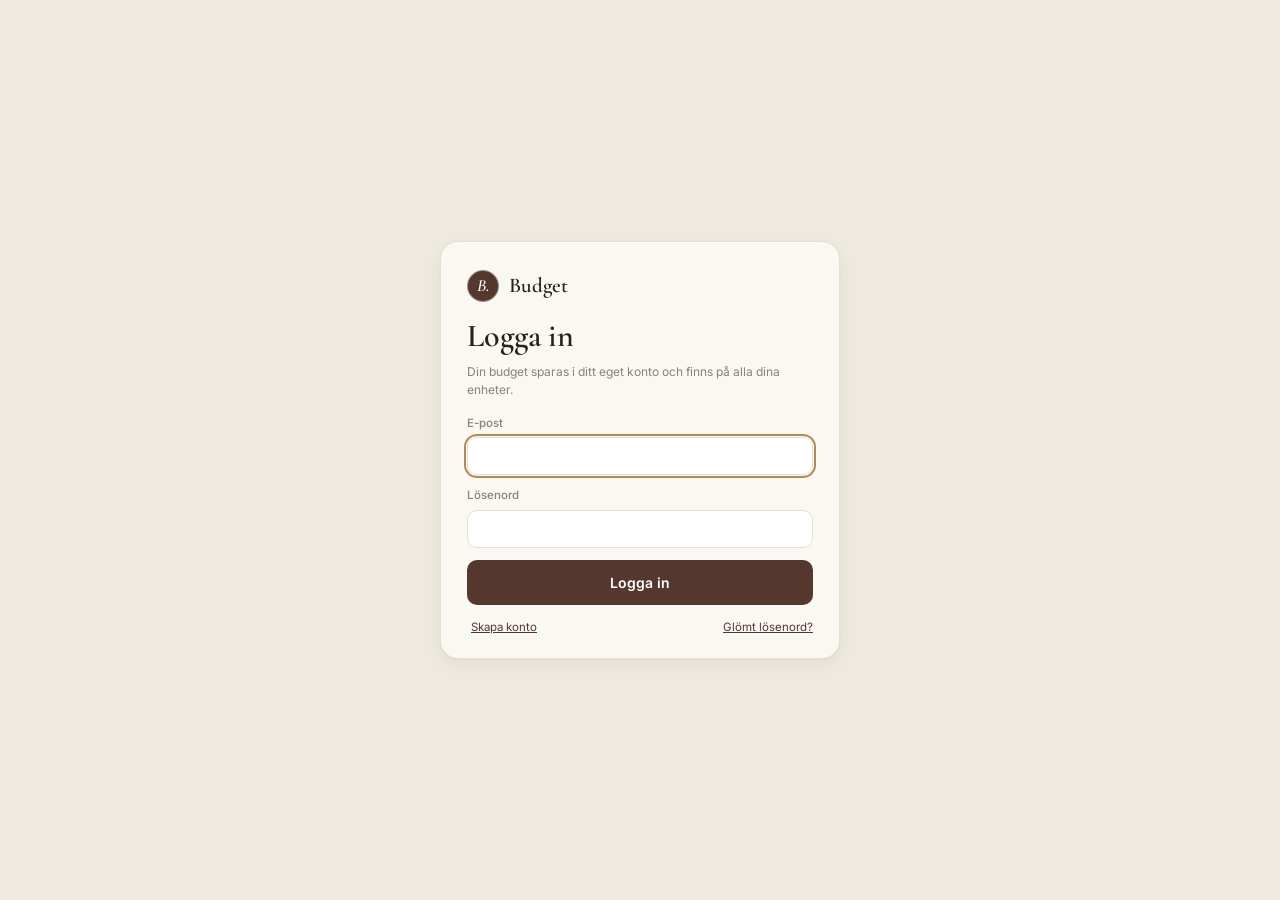
<file: index.html>
<!DOCTYPE html>
<html lang="sv">
<head>
  <meta charset="UTF-8">
  <meta name="viewport" content="width=device-width, initial-scale=1">
  <meta name="theme-color" content="#3b251d">
  <title>Budget</title>
  <link rel="manifest" href="manifest.json">
  <link rel="icon" href="icon.svg" type="image/svg+xml">
  <link rel="apple-touch-icon" href="icon.svg">
  <link rel="preconnect" href="https://fonts.googleapis.com">
  <link rel="preconnect" href="https://fonts.gstatic.com" crossorigin>
  <link href="https://fonts.googleapis.com/css2?family=Cormorant+Garamond:wght@500;600;700&family=Inter:wght@400;500;600;700&display=swap" rel="stylesheet">
  <link rel="stylesheet" href="style.css">
  <link rel="stylesheet" href="css/pages-a.css">
  <link rel="stylesheet" href="css/pages-b.css">
  <link rel="stylesheet" href="css/pages-c.css">
</head>
<body class="auth-wait">
  <div class="app">
    <aside class="sidebar" id="sidebar">
      <div class="brand">
        <span class="brand-mark">B.</span>
        <span class="brand-name">Budget</span>
      </div>
      <nav class="nav" id="nav" aria-label="Huvudmeny"></nav>
      <div class="local-box" id="syncBox">
        <p class="local-title">Lokalt först</p>
        <p class="sync-text">Logga in så sparas allt automatiskt i molnet.</p>
        <p class="local-status" aria-live="polite">● Inte inloggad</p>
        <button type="button" class="sync-btn">Logga in</button>
      </div>
      <p class="app-version" id="appVersion"></p>
    </aside>
    <div class="scrim" id="scrim"></div>

    <div class="content">
      <header class="topbar">
        <button class="menu-btn" id="menuBtn" aria-label="Öppna meny" aria-controls="sidebar" aria-expanded="false">
          <svg viewBox="0 0 24 24" width="22" height="22" aria-hidden="true"><path d="M4 7h16M4 12h16M4 17h16" stroke="currentColor" stroke-width="2" stroke-linecap="round"/></svg>
        </button>
        <span class="brand-name">Budget</span>
      </header>
      <main id="page" class="page"></main>
    </div>
  </div>
  <dialog id="dialog" class="dialog"></dialog>
  <div class="tooltip" id="tooltip" role="tooltip" hidden></div>

  <script src="js/version.js"></script>
  <script src="js/select.js"></script>
  <script src="js/monthpicker.js"></script>
  <script src="js/datepicker.js"></script>
  <script src="js/stepper.js"></script>
  <script src="js/calcinput.js"></script>
  <script src="js/vendor/supabase.js"></script>
  <script src="js/core.js"></script>
  <script src="js/sync.js"></script>
  <!-- Sidorna registreras i menyordning (sidor med samma grupp blir flikar) -->
  <script src="js/pages/dashboard.js"></script>
  <script src="js/pages/reports.js"></script>
  <script src="js/pages/transactions.js"></script>
  <script src="js/pages/monthly.js"></script>
  <script src="js/pages/annual.js"></script>
  <script src="js/pages/bills.js"></script>
  <script src="js/pages/savings.js"></script>
  <script src="js/pages/debts.js"></script>
  <script src="js/pages/accounts.js"></script>
  <script src="js/pages/setup.js"></script>
  <script>App.start(); App.sync.init();</script>
</body>
</html>
</file>
<file: style.css>
/* ============================================================
   Budget – gemensam design. Sidspecifik CSS ligger i css/.
   ============================================================ */
:root {
  --sidebar: #3b251d;
  --sidebar-active: #6b4a36;
  --sidebar-text: #e9dfd3;
  --sidebar-text-2: #bba897;
  --bg: #eeeae0;
  --card: #f9f8f3;
  --card-border: #e6e0d4;
  --tan: #e2d7c1;
  --tan-2: #ece4d4;
  --banner: #ddd0b0;
  --dark: #54382d;
  --caramel: #b08a5a;
  --rose: #a5685a;
  --muted: #8b8178;
  --text: #2b211c;
  --table-head: #7f6348;
  --track: #ebe4d7;
  --plot-bg: #f3ebe4;
  --danger: #a33b2b;
  --white: #fff;

  --serif: "Cormorant Garamond", Georgia, serif;
  --sans: "Inter", system-ui, -apple-system, "Segoe UI", sans-serif;
  --radius: 14px;
  --shadow: 0 1px 2px rgba(59, 37, 29, 0.05), 0 6px 18px rgba(59, 37, 29, 0.05);
}

* { box-sizing: border-box; }
html { -webkit-text-size-adjust: 100%; }
body {
  margin: 0;
  background: var(--bg);
  color: var(--text);
  font-family: var(--sans);
  font-size: 13px;
  line-height: 1.5;
  -webkit-font-smoothing: antialiased;
  font-variant-numeric: lining-nums;
}
h1, h2, h3, p { margin: 0; }
button, input, select, textarea { font: inherit; color: inherit; }
.sr-only { position: absolute; width: 1px; height: 1px; overflow: hidden; clip: rect(0 0 0 0); white-space: nowrap; }
.icon { width: 16px; height: 16px; flex-shrink: 0; }

/* ---------- Layout ---------- */
.app { display: flex; min-height: 100vh; }

.sidebar {
  width: 220px;
  flex-shrink: 0;
  background: var(--sidebar);
  color: var(--sidebar-text);
  padding: 22px 12px;
  display: flex;
  flex-direction: column;
  gap: 18px;
  position: sticky;
  top: 0;
  height: 100vh;
  overflow-y: auto;
}
.brand { display: flex; align-items: center; gap: 10px; padding: 0 8px; }
.brand-mark {
  width: 32px; height: 32px; border-radius: 50%;
  border: 1px solid rgba(233, 223, 211, 0.5);
  display: grid; place-items: center;
  font-family: var(--serif); font-size: 17px; font-style: italic; font-weight: 600;
}
.brand-name { font-family: var(--serif); font-size: 21px; font-weight: 600; }

.nav { display: flex; flex-direction: column; gap: 1px; }
.nav a {
  display: flex; align-items: center; gap: 10px;
  padding: 7px 10px; border-radius: 9px;
  color: var(--sidebar-text); text-decoration: none; font-size: 13px;
}
.nav a .icon { width: 15px; height: 15px; opacity: 0.75; }
.nav a:hover { background: rgba(255, 255, 255, 0.06); }
.nav a[aria-current="page"] { background: var(--sidebar-active); font-weight: 500; }
.app-version { margin: -8px 0 0; text-align: center; font-size: 11px; color: var(--sidebar-text-2); letter-spacing: 0.04em; }
.nav a:focus-visible { outline: 2px solid var(--sidebar-text); outline-offset: 1px; }

.local-box {
  margin-top: auto;
  border: 1px solid rgba(233, 223, 211, 0.2);
  border-radius: 10px;
  padding: 11px 13px;
  font-size: 11.5px;
  color: var(--sidebar-text-2);
}
.local-box p { margin-bottom: 5px; }
.local-title { text-transform: uppercase; letter-spacing: 0.14em; font-size: 10px; font-weight: 600; color: var(--sidebar-text); }
.local-status { margin: 0 !important; color: var(--sidebar-text); }
.local-box[data-status="synced"] .local-status { color: #a9c79a; }
.local-box[data-status="error"] .local-status, .local-box[data-status="offline"] .local-status { color: #e0a98f; }
.sync-btn {
  margin-top: 9px; width: 100%; padding: 6px 10px; border-radius: 8px; cursor: pointer;
  border: 1px solid rgba(233, 223, 211, 0.3); background: rgba(255, 255, 255, 0.06);
  color: var(--sidebar-text); font: inherit; font-size: 11.5px; font-weight: 500;
}
.sync-btn:hover { background: rgba(255, 255, 255, 0.12); }
.sync-btn:focus-visible { outline: 2px solid var(--sidebar-text); outline-offset: 1px; }

.content { flex: 1; min-width: 0; }
.topbar, .scrim { display: none; }
.page { max-width: 1040px; margin: 0 auto; padding: 34px 38px 56px; }
.page-body { display: flex; flex-direction: column; gap: 18px; }

/* Sidhuvud */
.page-top { display: flex; justify-content: space-between; align-items: flex-end; gap: 16px; flex-wrap: wrap; margin-bottom: 16px; }
.page-title { font-family: var(--serif); font-size: 34px; font-weight: 600; line-height: 1.1; }
.page-actions { display: flex; gap: 8px; align-items: center; flex-wrap: wrap; }
/* ---------- Egna listrutor (js/select.js) ---------- */
.csel { position: relative; display: block; width: 100%; min-width: 0; }
.csel-native { position: absolute; inset: 0; width: 100%; height: 100%; opacity: 0; pointer-events: none; }
.csel-btn {
  width: 100%; min-height: 38px; display: flex; align-items: center; justify-content: space-between; gap: 10px;
  background: var(--white); border: 1px solid var(--card-border); border-radius: 10px;
  padding: 8px 12px; font-weight: 600; font-size: 13px; color: var(--text); text-align: left; cursor: pointer;
  transition: border-color .15s, box-shadow .15s;
}
.csel-btn:hover { border-color: var(--caramel); }
.csel.is-open .csel-btn { border-color: var(--caramel); box-shadow: 0 0 0 3px rgba(176, 138, 90, 0.18); }
.csel-btn:disabled { opacity: .55; cursor: default; }
.csel-text { min-width: 0; overflow: hidden; text-overflow: ellipsis; white-space: nowrap; }
.csel-chev { flex-shrink: 0; color: var(--muted); transition: transform .15s; }
.csel.is-open .csel-chev { transform: rotate(180deg); color: var(--dark); }
.csel-pill { display: inline-block; width: auto; }
.csel-pill .csel-btn { background: var(--card); font-weight: 500; font-size: 12.5px; min-height: 0; padding: 8px 12px; }
.csel-pop {
  position: fixed; z-index: 1000; overflow-y: auto; overscroll-behavior: contain;
  max-width: min(360px, calc(100vw - 16px));
  background: var(--card); border: 1px solid var(--card-border); border-radius: 12px;
  box-shadow: 0 12px 32px rgba(59, 37, 29, 0.18), 0 2px 6px rgba(59, 37, 29, 0.08);
  padding: 6px; font-family: var(--sans); color: var(--text);
  animation: csel-in .12s ease-out;
}
@keyframes csel-in { from { opacity: 0; transform: translateY(-4px); } to { opacity: 1; transform: none; } }
.csel-opt {
  display: flex; align-items: center; justify-content: space-between; gap: 12px;
  padding: 8px 10px; border-radius: 8px; font-size: 13px; cursor: pointer; user-select: none;
}
.csel-opt.is-active { background: var(--tan-2); }
.csel-opt.is-selected { font-weight: 600; color: var(--dark); }
.csel-opt.is-disabled { opacity: .45; cursor: default; }
.csel-opt svg { flex-shrink: 0; color: var(--dark); }
.csel-group { padding: 10px 10px 4px; font-size: 10px; font-weight: 600; letter-spacing: 0.14em; text-transform: uppercase; color: var(--muted); }
.csel-group:first-child { padding-top: 4px; }
.csel-empty { padding: 8px 10px; font-size: 12.5px; color: var(--muted); }

/* ---------- Egen månadsväljare (js/monthpicker.js) ---------- */
.mp { position: relative; display: block; width: 100%; min-width: 0; }
.mp.is-open .csel-btn { border-color: var(--caramel); box-shadow: 0 0 0 3px rgba(176, 138, 90, 0.18); }
.mp-ico { flex-shrink: 0; color: var(--muted); }
.mp.is-open .mp-ico { color: var(--dark); }
.mp-text { min-width: 0; overflow: hidden; text-overflow: ellipsis; white-space: nowrap; }
.mp-pop {
  position: fixed; z-index: 1000; width: 264px; padding: 12px;
  background: var(--card); border: 1px solid var(--card-border); border-radius: 14px;
  box-shadow: 0 12px 32px rgba(59, 37, 29, 0.18), 0 2px 6px rgba(59, 37, 29, 0.08);
  font-family: var(--sans); color: var(--text); animation: csel-in .12s ease-out;
}
.mp-head { display: flex; align-items: center; justify-content: space-between; margin-bottom: 10px; }
.mp-year { font-family: var(--serif); font-size: 20px; font-weight: 600; }
.mp-nav { width: 32px; height: 32px; border: 0; border-radius: 8px; background: transparent; color: var(--muted); display: grid; place-items: center; cursor: pointer; }
.mp-nav:hover { background: var(--tan-2); color: var(--dark); }
.mp-grid { display: grid; grid-template-columns: repeat(4, 1fr); gap: 4px; }
.mp-month {
  border: 0; background: transparent; border-radius: 8px; padding: 9px 0; font-size: 13px; font-weight: 500;
  color: var(--text); cursor: pointer;
}
.mp-month:hover, .mp-month.is-active { background: var(--tan-2); }
.mp-month.is-now { box-shadow: inset 0 0 0 1px var(--caramel); }
.mp-month.is-selected { background: var(--dark); color: var(--white); font-weight: 600; }
.mp-foot { display: flex; justify-content: flex-end; margin-top: 10px; padding-top: 8px; border-top: 1px solid var(--card-border); }
.mp-today { border: 0; background: none; color: var(--dark); font-weight: 600; font-size: 12.5px; padding: 4px 6px; border-radius: 6px; cursor: pointer; }
.mp-today:hover { background: var(--tan-2); }

/* ---------- Egen datumväljare (js/datepicker.js) ---------- */
.dp-pop { width: 284px; }
.dp-title { font-size: 18px; }
.dp-empty { color: var(--muted); font-weight: 500; }
.dp-grid { display: grid; grid-template-columns: repeat(7, 1fr); gap: 2px; }
.dp-wd { text-align: center; font-size: 10px; font-weight: 600; letter-spacing: 0.1em; color: var(--muted); padding: 2px 0 6px; }
.dp-day {
  border: 0; background: transparent; border-radius: 8px; height: 34px; font-size: 13px; font-weight: 500;
  color: var(--text); cursor: pointer; font-variant-numeric: tabular-nums;
}
.dp-day:hover, .dp-day.is-active { background: var(--tan-2); }
.dp-day.is-now { box-shadow: inset 0 0 0 1px var(--caramel); }
.dp-day.is-selected { background: var(--dark); color: var(--white); font-weight: 600; }
.dp-foot { justify-content: space-between; }

/* ---------- Bekräftelseruta (App.confirm) ---------- */
.confirm-dialog { width: min(400px, calc(100vw - 32px)); }
.confirm-dialog::backdrop { background: rgba(43, 33, 28, 0.35); }
.confirm-text { font-size: 14px; line-height: 1.5; color: var(--text); }
.confirm-dialog .dialog-actions { margin-top: 20px; }
.btn.btn-danger-solid { background: var(--danger); color: var(--white); }
.btn.btn-danger-solid:hover { filter: brightness(1.08); }

/* ---------- Sifferfält med − och + (js/stepper.js) ---------- */
input[type="number"] { -moz-appearance: textfield; appearance: textfield; }
input[type="number"]::-webkit-outer-spin-button, input[type="number"]::-webkit-inner-spin-button { -webkit-appearance: none; margin: 0; }
.stepper { display: flex; align-items: stretch; min-width: 0; width: 100%; }
.stepper input { text-align: center; border-radius: 0; border-left: 0; border-right: 0; min-width: 0; flex: 1; }
.stepper-btn {
  width: 38px; flex-shrink: 0; display: grid; place-items: center; cursor: pointer;
  background: var(--white); border: 1px solid var(--card-border); color: var(--muted);
}
.stepper-btn:first-child { border-radius: 10px 0 0 10px; }
.stepper-btn:last-child { border-radius: 0 10px 10px 0; }
.stepper-btn:hover { background: var(--tan-2); color: var(--dark); }
.stepper-btn:active { background: var(--tan); }

/* ---------- Typografi ---------- */
.overline {
  font-size: 10px; font-weight: 600; letter-spacing: 0.15em; text-transform: uppercase; color: var(--muted);
  margin-bottom: 3px;
}
.card-title { font-family: var(--serif); font-size: 22px; font-weight: 600; line-height: 1.2; }
.serif { font-family: var(--serif); }
.muted { color: var(--muted); font-size: 12px; }
.amount { font-family: var(--serif); font-weight: 600; font-variant-numeric: lining-nums tabular-nums; }
.pos { color: var(--dark); }
.neg { color: var(--rose); }

/* ---------- Kort ---------- */
.card {
  background: var(--card);
  border: 1px solid var(--card-border);
  border-radius: var(--radius);
  box-shadow: var(--shadow);
  padding: 20px;
  min-width: 0;
}
.card-head { display: flex; justify-content: space-between; align-items: flex-start; gap: 12px; margin-bottom: 14px; flex-wrap: wrap; }
.card-right { display: flex; align-items: center; gap: 10px; flex-wrap: wrap; color: var(--muted); font-size: 12px; }

.grid { display: grid; gap: 14px; }
.grid-2 { display: grid; gap: 18px; grid-template-columns: 1fr 1fr; }
.grid-3 { display: grid; gap: 14px; grid-template-columns: repeat(3, 1fr); }
.grid-4 { display: grid; gap: 14px; grid-template-columns: repeat(4, 1fr); }
.grid-2-1 { display: grid; gap: 18px; grid-template-columns: 2fr 1fr; }

/* Statkort */
.stat {
  background: var(--card); border: 1px solid var(--card-border); border-radius: var(--radius);
  padding: 16px 18px; box-shadow: var(--shadow); min-width: 0;
}
.stat-accent { border-top: 4px solid var(--accent-line); }
.stat-dark { background: var(--dark); border-color: var(--dark); color: var(--white); }
.stat-dark .stat-label, .stat-dark .stat-hint { color: rgba(255, 255, 255, 0.72); }
.stat-tan { background: var(--tan); border-color: var(--tan); }
.stat-label { font-size: 10px; font-weight: 600; letter-spacing: 0.12em; text-transform: uppercase; color: var(--muted); }
.stat-value { font-family: var(--serif); font-size: 24px; font-weight: 600; margin-top: 4px; line-height: 1.15; font-variant-numeric: lining-nums tabular-nums; overflow-wrap: anywhere; }
.stat-hint { font-size: 11.5px; color: var(--muted); margin-top: 2px; }

/* Tan-remsa */
.strip {
  display: grid; grid-auto-columns: 1fr; grid-auto-flow: column;
  background: var(--tan); border-radius: var(--radius); padding: 16px 0;
}
.strip > div { padding: 0 20px; min-width: 0; }
.strip > div + div { border-left: 1px solid rgba(84, 56, 45, 0.18); }
.strip-value { font-family: var(--serif); font-size: 24px; font-weight: 600; margin-top: 2px; font-variant-numeric: lining-nums tabular-nums; }

/* Not med vänsterkant */
.note {
  display: flex; gap: 10px; align-items: flex-start;
  background: var(--tan-2); border-left: 3px solid var(--caramel); border-radius: 10px;
  padding: 11px 14px; font-size: 12.5px;
}
.note-icon { color: var(--dark); }
.note b, .note strong { display: block; font-size: 13px; }

/* Progress */
.progress { height: 6px; background: var(--track); border-radius: 99px; overflow: hidden; }
.progress > span { display: block; height: 100%; border-radius: 99px; }

/* Pills */
.pill {
  display: inline-flex; align-items: center; gap: 4px;
  font-size: 9.5px; font-weight: 600; letter-spacing: 0.1em; text-transform: uppercase;
  padding: 3px 8px; border-radius: 99px; background: var(--tan); color: var(--dark); white-space: nowrap;
}
.pill-dark { background: var(--dark); color: var(--white); }
.pill-soft { background: #e4ddd2; color: #6f645b; text-transform: none; letter-spacing: 0; font-size: 11px; font-weight: 500; }
.pill-warn { background: #f1d9cf; color: #8a3a22; }
.pill-outline { background: transparent; border: 1px solid var(--card-border); color: var(--text); text-transform: none; letter-spacing: 0; font-size: 12px; font-weight: 500; padding: 5px 12px; }

/* Avatar */
.avatar {
  width: 34px; height: 34px; border-radius: 9px; flex-shrink: 0;
  display: grid; place-items: center; color: var(--white);
  font-family: var(--serif); font-size: 17px; font-weight: 600;
}

/* ---------- Formulär ---------- */
.field { display: flex; flex-direction: column; gap: 5px; min-width: 0; }
.field-label { font-size: 11.5px; color: var(--muted); font-weight: 500; }
input[type="text"], input[type="email"], input[type="password"], input[type="number"], input[type="date"], input[type="month"], input[type="search"], input:not([type]), select, textarea {
  width: 100%; min-height: 38px;
  background: var(--white); border: 1px solid var(--card-border); border-radius: 10px;
  padding: 8px 11px; font-weight: 600; font-size: 13px;
}
textarea { min-height: 76px; font-weight: 400; resize: vertical; }
input:focus-visible, select:focus-visible, textarea:focus-visible, button:focus-visible, .hit:focus-visible, .seg:focus-visible {
  outline: 2px solid var(--caramel); outline-offset: 1px;
}
.input-money { position: relative; display: block; }
.input-money > span { position: absolute; left: 11px; top: 50%; transform: translateY(-50%); color: var(--muted); font-size: 12.5px; pointer-events: none; }
.input-money input { padding-left: 34px; }
.form-grid { display: grid; grid-template-columns: 1fr 1fr; gap: 12px; }
.form-stack { display: flex; flex-direction: column; gap: 12px; }
.check { display: flex; align-items: center; gap: 8px; font-size: 12.5px; align-self: end; min-height: 38px; }
.check input { width: 16px; height: 16px; accent-color: var(--dark); }

/* Knappar */
.btn {
  display: inline-flex; align-items: center; justify-content: center; gap: 6px;
  border: 0; border-radius: 10px; padding: 9px 14px; cursor: pointer;
  font-size: 12.5px; font-weight: 600; white-space: nowrap;
  background: var(--tan); color: var(--dark);
}
.btn:hover { filter: brightness(0.96); }
.btn-primary { background: var(--dark); color: var(--white); }
.btn-primary:hover { background: #462e25; filter: none; }
.btn-secondary { background: var(--tan); color: var(--dark); }
.btn-ghost { background: transparent; color: var(--muted); padding: 6px 8px; }
.btn-ghost:hover { color: var(--text); background: var(--tan-2); }
.btn-danger { background: transparent; color: var(--danger); }
.btn-small { padding: 6px 11px; font-size: 12px; background: var(--card); color: var(--dark); }
.btn-block { width: 100%; }
.icon-btn { border: 0; background: transparent; color: var(--muted); cursor: pointer; border-radius: 8px; padding: 5px; display: inline-grid; place-items: center; }
.icon-btn:hover { background: var(--tan-2); color: var(--text); }

/* Segmenterad kontroll */
.seg-control { display: inline-flex; background: var(--tan-2); border-radius: 10px; padding: 3px; margin: 14px 0; }
.seg-control input { position: absolute; opacity: 0; }
.seg-control span { display: block; padding: 6px 14px; border-radius: 8px; cursor: pointer; font-weight: 500; }
.seg-control input:checked + span { background: var(--dark); color: var(--white); }
.seg-control input:focus-visible + span { outline: 2px solid var(--caramel); }

/* Dialog */
.dialog { border: 0; border-radius: 16px; padding: 0; width: min(520px, calc(100vw - 32px)); background: var(--card); color: var(--text); box-shadow: 0 20px 60px rgba(0, 0, 0, 0.25); }
.dialog::backdrop { background: rgba(43, 33, 28, 0.45); }
.dialog-form { padding: 22px; }
[hidden] { display: none !important; }
.link-btn { border: 0; background: none; padding: 0; margin-left: 4px; color: var(--dark); text-decoration: underline; cursor: pointer; font: inherit; font-size: 11.5px; }
.dialog-actions { display: flex; justify-content: flex-end; gap: 8px; margin-top: 18px; }
.dialog-actions #txDelete { margin-right: auto; }
.tx-sign-hint { margin: 10px 0 0; }

/* ---------- Diagram ---------- */
.chart { position: relative; width: 100%; }
.chart svg { display: block; width: 100%; height: auto; overflow: visible; }
.axis-label { font-size: 10.5px; fill: var(--muted); font-family: var(--sans); }
.axis-label.on-dark { fill: rgba(255, 255, 255, 0.65); }
.grid-line { stroke: var(--card-border); stroke-width: 1; }
.grid-line.on-dark { stroke: rgba(255, 255, 255, 0.12); }
.hit { fill: transparent; cursor: pointer; }
.hit:hover, .hit:focus { fill: rgba(84, 56, 45, 0.06); }

.legend { display: flex; gap: 14px; list-style: none; margin: 0; padding: 0; font-size: 11.5px; color: var(--muted); flex-wrap: wrap; }
.legend li { display: flex; align-items: center; gap: 6px; }
.swatch { width: 9px; height: 9px; border-radius: 50%; display: inline-block; flex-shrink: 0; }

.donut { position: relative; flex-shrink: 0; max-width: 100%; }
.donut svg { display: block; width: 100%; height: auto; }
.donut-center {
  position: absolute; inset: 0; pointer-events: none;
  display: flex; flex-direction: column; align-items: center; justify-content: center; text-align: center;
}
.donut-center small { font-size: 9.5px; letter-spacing: 0.14em; text-transform: uppercase; color: var(--muted); font-weight: 600; }
.donut-center b { font-family: var(--serif); font-size: 24px; font-weight: 600; line-height: 1.15; }
.donut-center span { font-size: 11px; color: var(--muted); }
.seg { cursor: pointer; transition: opacity 0.15s; }
.donut:hover .seg { opacity: 0.55; }
.donut:hover .seg:hover { opacity: 1; }
.donut-wrap { display: flex; align-items: center; gap: 28px; flex-wrap: wrap; }

.cat-list { list-style: none; margin: 0; padding: 0; flex: 1; min-width: 170px; display: flex; flex-direction: column; gap: 8px; }
.cat-list li { display: flex; align-items: center; gap: 10px; font-size: 12.5px; }
.cat-list .name { flex: 1; color: var(--muted); }
.cat-list .pct { font-weight: 600; font-variant-numeric: lining-nums tabular-nums; }

details.table-view { margin-top: 10px; font-size: 12px; }
details.table-view summary { cursor: pointer; color: var(--muted); }
.table-scroll { overflow-x: auto; }
details.table-view table { width: 100%; border-collapse: collapse; margin-top: 8px; font-variant-numeric: lining-nums tabular-nums; }
details.table-view th, details.table-view td { text-align: right; padding: 4px 8px; border-bottom: 1px solid var(--card-border); white-space: nowrap; }
details.table-view th:first-child, details.table-view td:first-child { text-align: left; }

/* Tomt läge */
.empty { text-align: center; padding: 30px 16px; }
.empty-icon { width: 46px; height: 46px; border-radius: 50%; background: var(--tan); color: var(--dark); display: inline-grid; place-items: center; margin-bottom: 10px; }
.empty-title { font-family: var(--serif); font-size: 18px; font-weight: 600; }
.empty-sub { font-size: 12px; color: var(--muted); margin-top: 4px; }

/* Listor med rader */
.rows { list-style: none; margin: 0; padding: 0; }
.rows > li { display: flex; align-items: center; gap: 12px; padding: 11px 0; border-bottom: 1px solid var(--card-border); }
.rows > li:last-child { border-bottom: 0; }

/* Tooltip */
.tooltip {
  position: fixed; z-index: 100; pointer-events: none;
  background: var(--text); color: var(--white);
  font-size: 11.5px; padding: 8px 10px; border-radius: 8px;
  box-shadow: var(--shadow); white-space: nowrap;
}
.tooltip b { display: block; margin-bottom: 3px; }
.tooltip .row { display: flex; align-items: center; gap: 6px; }
.tooltip .row span:last-child { margin-left: auto; padding-left: 14px; font-variant-numeric: lining-nums tabular-nums; }

/* ---------- Responsivt ---------- */
@media (max-width: 1000px) {
  .grid-4 { grid-template-columns: repeat(2, 1fr); }
  .grid-2-1 { grid-template-columns: 1fr; }
}
@media (max-width: 860px) {
  .grid-2, .grid-3 { grid-template-columns: 1fr; }
}
@media (max-width: 760px) {
  .sidebar { position: fixed; z-index: 40; left: 0; top: 0; transform: translateX(-100%); transition: transform 0.2s ease; }
  .sidebar.open { transform: none; }
  .scrim.open { display: block; position: fixed; inset: 0; z-index: 30; background: rgba(43, 33, 28, 0.4); }
  .topbar {
    display: flex; align-items: center; gap: 10px; padding: 12px 16px;
    background: var(--sidebar); color: var(--sidebar-text);
    position: sticky; top: 0; z-index: 20;
  }
  .menu-btn { background: none; border: 0; color: inherit; padding: 4px; cursor: pointer; display: grid; }
  .page { padding: 18px 16px 40px; }
  .page-title { font-size: 28px; }
  .page-actions { width: 100%; }
  .page-actions .btn { flex: 1; }
  .card { padding: 16px; }
  .strip { grid-auto-flow: row; padding: 4px 0; }
  .strip > div { padding: 12px 16px; }
  .strip > div + div { border-left: 0; border-top: 1px solid rgba(84, 56, 45, 0.18); }
  .form-grid { grid-template-columns: 1fr; }
  .donut-wrap { justify-content: center; }
}
@media (max-width: 480px) {
  .grid-4 { grid-template-columns: 1fr; }
}

/* ---------- Översikt ---------- */
.hero {
  position: relative; min-height: 210px; border-radius: var(--radius); overflow: hidden;
  background: radial-gradient(circle at 80% 30%, #c9a27a 0, transparent 45%), radial-gradient(circle at 60% 90%, #8a5a3c 0, transparent 50%), linear-gradient(120deg, #5a3a2b, #9a6a4a 60%, #d8b993);
  background-size: cover; background-position: center;
  color: var(--white); display: flex; align-items: center; padding: 28px 32px;
}
.hero-text .overline { color: rgba(255, 255, 255, 0.8); }
.hero-text h2 { font-family: var(--serif); font-size: 34px; font-weight: 600; line-height: 1.1; margin: 4px 0 6px; }
.hero-text p:last-child { font-size: 13px; opacity: 0.85; }
.hero-btn { position: absolute; right: 16px; bottom: 16px; cursor: pointer; }
.dash-summary { display: flex; justify-content: space-between; align-items: center; gap: 16px; flex-wrap: wrap; padding: 2px 4px; }
.dash-health { border-left: 1px solid var(--card-border); padding-left: 18px; }
.dash-health-value { font-size: 22px; font-weight: 600; }
.goal-line { display: flex; justify-content: space-between; margin-bottom: 6px; }
.goal-rows .muted { margin-top: 4px; }
.date-badge {
  width: 44px; height: 46px; border-radius: 10px; flex-shrink: 0;
  background: var(--tan-2); color: var(--dark);
  display: flex; flex-direction: column; align-items: center; justify-content: center; line-height: 1;
}
.date-badge b { font-family: var(--serif); font-size: 19px; }
.date-badge small { font-size: 9px; text-transform: uppercase; letter-spacing: 0.1em; margin-top: 3px; }
.date-badge-dark { background: var(--dark); color: var(--white); }
.link { color: var(--dark); font-weight: 600; text-decoration: none; }
.link:hover { text-decoration: underline; }
.center { display: flex; justify-content: center; }
#dashBudget { margin: 0 auto; }
@media (max-width: 760px) {
  .hero { min-height: 190px; padding: 22px; }
  .hero-text h2 { font-size: 27px; }
}

/* Flikar för sidor som hör ihop (t.ex. Budget: Månad / År) */
.page-tabs { display: inline-flex; gap: 2px; background: var(--tan-2); border-radius: 12px; padding: 4px; margin: -4px 0 18px; max-width: 100%; overflow-x: auto; }
.page-tab { padding: 7px 16px; border-radius: 9px; font-weight: 500; font-size: 14px; color: var(--muted); text-decoration: none; white-space: nowrap; }
.page-tab:hover { color: var(--text); }
.page-tab[aria-current="page"] { background: var(--dark); color: var(--white); }
.page-tab:focus-visible { outline: 2px solid var(--caramel); outline-offset: 2px; }
.stack { display: flex; flex-direction: column; gap: 18px; min-width: 0; }


/* ---------- Inloggningssida (js/sync.js) ---------- */
body.auth-wait .app, body.auth-out .app { display: none; }
.auth { display: none; }
body.auth-out .auth { display: grid; place-items: center; min-height: 100vh; padding: 24px 16px; }
body.auth-wait::after { content: ""; position: fixed; inset: 0; background: var(--bg); }
.auth-card {
  width: min(400px, 100%); background: var(--card); border: 1px solid var(--card-border);
  border-radius: 18px; box-shadow: var(--shadow); padding: 28px 26px 22px; display: flex; flex-direction: column; gap: 10px;
}
.auth-brand { display: flex; align-items: center; gap: 10px; margin-bottom: 6px; }
.auth-brand .brand-mark { background: var(--dark); color: var(--white); }
.auth-brand .brand-name { color: var(--text); }
.auth-title { font-family: var(--serif); font-size: 32px; font-weight: 600; line-height: 1.1; margin: 0; }
.auth-intro { margin: 0 0 6px; }
.auth-msg { font-size: 13px; margin: 0; min-height: 0; }
.auth-msg:empty { display: none; }
.auth-error { color: var(--danger); }
.auth-submit { padding: 12px 16px; font-size: 14px; }
.auth-links { display: flex; justify-content: space-between; gap: 12px; flex-wrap: wrap; margin-top: 4px; font-size: 13px; }
</file>
<file: css/pages-a.css>
/* Sidor: Budget (Månad, År), Transaktioner */

/* ---------- Årsbudget ---------- */
.ann-toolbar { display: flex; gap: 12px; align-items: flex-end; }
.ann-toolbar .field { width: 140px; }
.ann-grid { display: grid; grid-template-columns: repeat(3, 1fr); gap: 14px; }
.ann-month {
  background: var(--card); border: 1px solid var(--card-border); border-top: 4px solid var(--ann-accent);
  border-radius: var(--radius); box-shadow: var(--shadow); padding: 16px 18px; min-width: 0;
  display: flex; flex-direction: column; gap: 2px;
}
.ann-month-head { display: flex; justify-content: space-between; align-items: center; gap: 8px; }
.ann-month-head h3 { font-size: 20px; font-weight: 600; }
.ann-amount { font-size: 24px; margin-top: 8px; }
.ann-divider { height: 1px; background: var(--card-border); margin: 12px 0; }
.ann-figs { display: grid; grid-template-columns: 1fr 1fr; gap: 10px; margin-bottom: 12px; }
.ann-fig { font-weight: 600; margin-top: 2px; font-variant-numeric: lining-nums tabular-nums; overflow-wrap: anywhere; }

/* ---------- Månadsbudget ---------- */
.mon-table-wrap { overflow-x: auto; margin: 0 -4px; padding: 0 4px; }
.mon-table { width: 100%; min-width: 620px; border-collapse: separate; border-spacing: 0; font-variant-numeric: lining-nums tabular-nums; }
.mon-table thead th {
  background: var(--table-head); color: var(--white); text-align: left;
  font-size: 10px; font-weight: 600; letter-spacing: 0.12em; text-transform: uppercase; padding: 10px 14px;
}
.mon-table thead th:first-child { border-radius: 10px 0 0 10px; }
.mon-table thead th:last-child { border-radius: 0 10px 10px 0; }
.mon-table td { padding: 12px 14px; vertical-align: middle; }
.mon-table tbody tr.mon-row:nth-child(odd) td { background: var(--tan-2); }
.mon-group-head th, .mon-group-head td {
  padding: 18px 14px 8px; border-bottom: 2px solid var(--dark);
  font-size: 12px; font-weight: 600; color: var(--dark); background: transparent !important;
}
.mon-group-head th { text-align: left; font-family: var(--serif); font-size: 19px; }
.mon-count { font-family: var(--sans); font-size: 11px; font-weight: 500; color: var(--muted); margin-left: 4px; }
.mon-total td { border-top: 2px solid var(--dark) !important; }
.mon-table tbody .mon-row td:first-child { width: 38%; }
/* Alla kategorirader lika höga, innehållet centrerat */
.mon-table tbody .mon-row td { height: 78px; padding-top: 8px; padding-bottom: 8px; }
/* Greppet står för sig själv, centrerat på höjden; namn och procent + stapel bredvid */
.mon-cat { display: flex; align-items: center; gap: 8px; min-height: 58px; }
.mon-cat-body { flex: 1; min-width: 0; display: flex; flex-direction: column; justify-content: center; gap: 3px; }
.mon-cat-bar { display: flex; align-items: center; gap: 10px; margin-top: 4px; }
.mon-pct { flex: none; min-width: 38px; font-size: 12px; font-weight: 600; color: var(--muted); font-variant-numeric: tabular-nums; }
.mon-cat-bar .progress { flex: 1; margin: 0; }
.mon-cat-line { display: flex; align-items: center; gap: 6px; height: 24px; min-width: 0; }
.mon-cat-line b { overflow: hidden; text-overflow: ellipsis; white-space: nowrap; }
.mon-cat-line .pill { flex: none; }
.mon-table tbody tr.mon-row td .progress { background: rgba(255, 255, 255, 0.75); }
/* Ihopfällbara huvudkategorier */
.mon-toggle { display: inline-flex; align-items: center; gap: 6px; border: 0; background: none; padding: 0; font: inherit; color: inherit; cursor: pointer; }
.mon-toggle:focus-visible { outline: 2px solid var(--caramel); outline-offset: 3px; border-radius: 4px; }
.mon-chev { color: var(--muted); transition: transform 0.15s; flex: none; }
.mon-group.is-collapsed .mon-chev { transform: rotate(-90deg); }
.mon-group.is-collapsed .mon-row, .mon-group.is-collapsed .mon-group-foot { display: none; }
.mon-group:not(.is-collapsed) .mon-head-sum > * , .mon-group:not(.is-collapsed) .mon-head-sum { color: transparent !important; }
/* Varje huvudkategori i en egen bubbla, en ton mörkare än kortet, med luft emellan */
.mon-table { --bubble: #f2eee5; --bubble-stripe: #ebe4d6; --bubble-foot: #ddd3bf; }
.mon-group th, .mon-group td { background: var(--bubble); }
.mon-table tbody.mon-group tr.mon-row:nth-child(odd) td { background: var(--bubble); }
/* Första kategorin (rad 2 i gruppen) får den mörkare randen, så den skiljer sig från rubriken */
.mon-table tbody.mon-group tr.mon-row:nth-child(even) td { background: var(--bubble-stripe); }
.mon-group-head th, .mon-group-head td { background: var(--bubble) !important; border-bottom: 1px solid rgba(84, 56, 45, 0.25); padding-top: 14px; padding-bottom: 10px; }
.mon-group-head th:first-child { border-top-left-radius: 14px; }
.mon-group-head td:last-child { border-top-right-radius: 14px; }
.mon-group-foot td { padding: 12px 14px; font-size: 13px; font-weight: 700; color: var(--white); background: var(--table-head) !important; }
.mon-group-foot .neg { color: #f3c2b5; }
.mon-group-foot td:first-child { border-bottom-left-radius: 14px; font-weight: 600; padding-left: 34px; } /* i linje med kategorinamnen */
.mon-group-foot td:last-child { border-bottom-right-radius: 14px; }
.mon-group.is-collapsed .mon-group-head th, .mon-group.is-collapsed .mon-group-head td { border-bottom: 0; }
.mon-group.is-collapsed .mon-group-head th:first-child { border-bottom-left-radius: 14px; }
.mon-group.is-collapsed .mon-group-head td:last-child { border-bottom-right-radius: 14px; }
.mon-gap td { height: 14px; padding: 0 !important; background: transparent !important; }
.mon-table tbody td:nth-child(2) { width: 22%; }
.mon-table tfoot td { padding-top: 8px; padding-bottom: 8px; }
.mon-table tfoot tr:first-child td { border-top: 1px solid var(--card-border); padding-top: 18px; }
.mon-num { white-space: nowrap; }
.pay-period { display: flex; align-items: center; gap: 14px; margin-bottom: 14px; }
.pay-period > div { min-width: 150px; text-align: center; }

/* ---------- Transaktioner ---------- */
.tx-count { font-family: var(--sans); font-size: 12px; font-weight: 400; margin-left: 6px; }
.tx-tools { display: flex; gap: 10px; margin-bottom: 6px; }
.tx-search { flex: 1; min-width: 0; }
.tx-search input { border-left: 3px solid var(--caramel); font-weight: 500; }
.tx-filter { width: 160px; flex-shrink: 0; }
.tx-icon {
  width: 30px; height: 30px; border-radius: 50%; flex-shrink: 0;
  display: grid; place-items: center; color: var(--white);
}
.tx-icon-out { background: var(--rose); }
.tx-icon-in { background: var(--dark); }
.tx-icon-move { background: var(--caramel); }
.tx-row { cursor: pointer; border-radius: 8px; }
.tx-row:hover { background: var(--track); }
.tx-main { flex: 1; min-width: 0; }
.tx-title { display: flex; align-items: center; gap: 8px; min-width: 0; }
.tx-title b { overflow: hidden; text-overflow: ellipsis; white-space: nowrap; min-width: 0; }
.tx-title .pill { flex-shrink: 0; }
.tx-more { display: flex; justify-content: center; padding-top: 12px; }
.tx-main .muted { overflow: hidden; text-overflow: ellipsis; white-space: nowrap; }
.tx-amount { font-weight: 700; white-space: nowrap; font-variant-numeric: lining-nums tabular-nums; }

/* ---------- Responsivt ---------- */
@media (max-width: 1000px) {
  .ann-grid { grid-template-columns: repeat(2, 1fr); }
}
@media (max-width: 760px) {
  .ann-grid { grid-template-columns: 1fr; }
  .tx-tools { flex-wrap: wrap; }
  .tx-filter { width: 100%; }
}

/* Budget › Månad */
.mon-head { display: flex; align-items: center; gap: 16px; flex-wrap: wrap; }
.mon-head .pay-period { margin: 0; }
.split-list { list-style: none; margin: 0; padding: 0; display: flex; flex-direction: column; gap: 16px; }
.split-list li { display: flex; flex-direction: column; gap: 6px; }
.split-line { display: flex; align-items: center; gap: 8px; }
.split-line b { flex: 1; }
.split-pct { display: inline-flex; align-items: center; gap: 6px; color: var(--muted); }
.split-pct .stepper { width: 128px; }
.split-warn { font-size: 13px; margin-top: 12px; }
.split-help { font-size: 12px; margin-top: 14px; }

/* Översikt */
.dash-alerts { list-style: none; margin: 0; padding: 0; display: flex; flex-direction: column; gap: 8px; }
.dash-alerts li { display: flex; gap: 10px; align-items: baseline; }
.dash-alerts li::before { content: "•"; color: var(--rose); font-weight: 700; }

/* Delade kategorier i budgeten: bara din del syns, fördelningen i en liten ruta */
.mon-share-btn {
  display: flex; align-items: center; gap: 8px; width: 100%; height: 38px; padding: 0 12px;
  background: var(--white); border: 1px solid var(--card-border); border-radius: 10px;
  font: inherit; color: var(--text); cursor: pointer; text-align: left;
}
.mon-share-btn:hover { border-color: var(--caramel); }
.mon-share-btn[aria-expanded="true"] { border-color: var(--caramel); box-shadow: 0 0 0 3px rgba(176, 138, 90, 0.18); }
.mon-share-btn:focus-visible { outline: 2px solid var(--caramel); outline-offset: 1px; }
.mon-share-kr { color: var(--muted); font-size: 13px; }
.mon-share-val { flex: 1; font-weight: 600; font-variant-numeric: tabular-nums; }
.mon-share-ico { color: var(--caramel); flex: none; }
.mon-pop {
  position: fixed; z-index: 60; width: 290px; padding: 14px 16px 12px;
  background: var(--card); border: 1px solid var(--card-border); border-radius: 14px;
  box-shadow: 0 14px 36px rgba(43, 33, 28, 0.22); display: flex; flex-direction: column; gap: 10px;
  animation: mon-pop-in 0.12s ease-out;
}
@keyframes mon-pop-in { from { opacity: 0; transform: scale(0.97); } to { opacity: 1; transform: none; } }
.mon-pop::before {
  content: ""; position: absolute; width: 12px; height: 12px; background: var(--card);
  border: 1px solid var(--card-border); transform: rotate(45deg);
}
.mon-pop[data-side="right"]::before { left: -7px; top: calc(var(--arrow) - 6px); border-top: 0; border-right: 0; }
.mon-pop[data-side="left"]::before { right: -7px; top: calc(var(--arrow) - 6px); border-bottom: 0; border-left: 0; }
.mon-pop[data-side="below"]::before { top: -7px; left: calc(var(--arrow) - 6px); border-bottom: 0; border-right: 0; }
.mon-pop-title { margin: 0; font-weight: 600; }
.mon-pop-title span { font-weight: 400; color: var(--muted); font-size: 12px; margin-left: 4px; }
.mon-pop-parts { display: grid; grid-template-columns: 1fr 1fr; gap: 8px; }
.mon-pop .field { gap: 4px; }
.mon-pop-help { font-size: 12px; margin: 0; }
.mon-pop-actions { display: flex; justify-content: flex-end; }
.mon-pop-actions .btn-primary { background: var(--dark); color: var(--white); }

/* Dra och släpp kategorier i budgeten */
.mon-row > td:first-child { cursor: grab; -webkit-user-select: none; user-select: none; -webkit-touch-callout: none; }
.mon-grip { display: grid; place-items: center; align-self: center; width: 16px; height: 28px; margin-left: -4px; color: var(--muted); opacity: 0.45; border-radius: 4px; flex: none; }
.mon-row:hover .mon-grip, .mon-grip:focus-visible { opacity: 1; }
.mon-grip:focus-visible { outline: 2px solid var(--caramel); }
.mon-row.is-dragging td { position: relative; z-index: 3; background: var(--card) !important; box-shadow: 0 10px 24px rgba(43, 33, 28, 0.18); }
body.mon-dragging, body.mon-dragging * { cursor: grabbing !important; -webkit-user-select: none; user-select: none; }

/* Inga tunna ljusa streck mellan kolumnerna (avrundning av cellbredder): varje cell
   täcker skarven mot nästa med sin egen färg */
.mon-group th:not(:last-child), .mon-group td:not(:last-child) { box-shadow: 1px 0 0 0 var(--seam, transparent); }
.mon-group-head th, .mon-group-head td, .mon-table tbody.mon-group tr.mon-row:nth-child(odd) td { --seam: var(--bubble); }
.mon-table tbody.mon-group tr.mon-row:nth-child(even) td { --seam: var(--bubble-stripe); }
.mon-group-foot td { --seam: var(--table-head); }
</file>
<file: css/pages-b.css>
/* ============================================================
   Sidor grupp B: Räkningar, Förmögenhet, Mål (Sparmål, Skulder)
   ============================================================ */

/* ---------- Räkningar & kalender ---------- */
.bill-top { display: flex; align-items: flex-end; gap: 18px; flex-wrap: wrap; }
.bill-top .field { width: 200px; }
.bill-top .muted { flex: 1; min-width: 220px; padding-bottom: 10px; }
.bill-row { align-items: flex-start !important; }
.bill-dot { width: 9px; height: 9px; border-radius: 50%; margin-top: 6px; flex-shrink: 0; }
.bill-main { flex: 1; min-width: 0; }
.bill-line { display: flex; align-items: center; gap: 10px; flex-wrap: wrap; }
.bill-name { flex: 1; min-width: 0; overflow-wrap: anywhere; }
.bill-amount { font-size: 17px; margin-left: auto; }
.bill-actions { display: flex; align-items: center; gap: 6px; margin-top: 8px; flex-wrap: wrap; }
.bill-grid { align-items: start; }

.bill-cal { display: grid; grid-template-columns: repeat(7, minmax(0, 1fr)); gap: 4px; }
.bill-wd { text-align: center; font-size: 10px; font-weight: 600; letter-spacing: 0.12em; color: var(--muted); padding-bottom: 4px; }
.bill-cell {
  min-height: 74px; min-width: 0; border: 1px solid var(--card-border); border-radius: 8px;
  background: var(--white); padding: 4px; display: flex; flex-direction: column; gap: 3px; overflow: hidden;
}
.bill-cell-empty { background: var(--tan-2); border-color: transparent; }
.bill-today { border-color: var(--caramel); box-shadow: inset 0 0 0 1px var(--caramel); }
.bill-daynum { font-size: 11px; font-weight: 600; color: var(--muted); }
.bill-chip {
  display: block; font-size: 9.5px; line-height: 1.3; padding: 2px 4px; border-radius: 4px;
  background: var(--tan); color: var(--dark); white-space: nowrap; overflow: hidden; text-overflow: ellipsis;
}
.bill-chip-dark { background: var(--dark); color: var(--white); }
.bill-chip-paid { opacity: 0.5; text-decoration: line-through; }
.acc-list > li.acc-item { display: block; padding: 0; }
.acc-item details > summary { list-style: none; cursor: pointer; display: flex; align-items: center; gap: 12px; padding: 12px 0; }
.acc-item details > summary::-webkit-details-marker { display: none; }
.acc-name { flex: 1; min-width: 0; }
.acc-name .pill { margin-left: 6px; vertical-align: middle; }
.acc-amount { font-size: 17px; white-space: nowrap; }
.acc-chevron { color: var(--muted); display: inline-grid; transition: transform .15s; }
.acc-item details[open] .acc-chevron { transform: rotate(180deg); }
.acc-detail { display: flex; flex-direction: column; gap: 16px; padding: 4px 0 18px 48px; }
.acc-reconcile { background: var(--track); border-radius: 12px; padding: 12px 14px; display: flex; flex-direction: column; gap: 6px; }
.acc-inline { display: flex; gap: 8px; align-items: center; }
.acc-inline .input-money { flex: 1; max-width: 220px; }
.acc-help { margin: 0; }
.acc-cats, .acc-recent { display: flex; flex-direction: column; gap: 6px; }
.acc-checks { display: flex; flex-wrap: wrap; gap: 0 18px; }
.acc-checks .check { min-height: 30px; }
.acc-tx li { display: flex; justify-content: space-between; gap: 10px; padding: 6px 0; font-size: 13px; }
.acc-tx-name { min-width: 0; overflow: hidden; text-overflow: ellipsis; white-space: nowrap; }
.acc-tx b { white-space: nowrap; }
.acc-actions { display: flex; gap: 8px; flex-wrap: wrap; }
.tx-move-hint { grid-column: 1 / -1; margin: -4px 0 0; color: var(--dark); }
#accDonut { margin: 0 auto; }

/* ---------- Sparande ---------- */
.goal-total { display: flex; flex-direction: column; align-items: center; gap: 8px; }
.goal-block { padding: 16px 0; border-bottom: 1px solid var(--card-border); display: grid; grid-template-columns: 1fr; gap: 14px; }
.goal-block:first-child { padding-top: 0; }
.goal-block:last-child { border-bottom: 0; padding-bottom: 0; }
.goal-id { display: flex; gap: 12px; align-items: flex-start; }
.goal-id .progress { margin-top: 6px; max-width: 260px; }
.goal-figs { display: grid; grid-template-columns: repeat(3, minmax(0, 1fr)); gap: 10px; }
.goal-figs > div { border-left: 2px solid var(--card-border); padding-left: 10px; min-width: 0; }
.goal-figs .amount { font-size: 17px; overflow-wrap: anywhere; }
.goal-date { grid-column: 1 / -1; }
.goal-actions { display: flex; gap: 6px; flex-wrap: wrap; }
.goal-history summary { cursor: pointer; color: var(--muted); font-size: 12px; }
.goal-history .rows li { padding: 7px 0; font-size: 12px; flex-wrap: wrap; }

/* ---------- Skulder ---------- */
.debt-progress { font-size: 22px; color: var(--text); }
.debt-minis { display: grid; grid-template-columns: repeat(4, minmax(0, 1fr)); gap: 10px; margin-top: 16px; }
.debt-mini { background: var(--white); border: 1px solid var(--card-border); border-left: 3px solid var(--dark); border-radius: 10px; padding: 10px 12px; min-width: 0; }
.debt-mini .amount { font-size: 19px; margin-top: 2px; overflow-wrap: anywhere; }
.debt-strategy { display: flex; align-items: flex-end; gap: 16px; flex-wrap: wrap; }
.debt-strategy .field { width: 300px; max-width: 100%; }
.debt-strategy .muted { flex: 1; min-width: 200px; padding-bottom: 10px; }
.debt-list { display: flex; flex-direction: column; gap: 12px; min-width: 0; }
.debt-list-head { display: flex; justify-content: space-between; align-items: baseline; }
.debt-card { background: var(--card); border: 1px solid var(--card-border); border-radius: var(--radius); box-shadow: var(--shadow); padding: 18px; display: flex; flex-direction: column; gap: 14px; }
.debt-done { opacity: 0.7; }
.debt-head { display: flex; align-items: center; gap: 12px; }
.debt-num { width: 30px; height: 30px; border-radius: 50%; background: var(--dark); color: var(--white); display: grid; place-items: center; font-weight: 600; flex-shrink: 0; }
.debt-balance { font-size: 22px; white-space: nowrap; }
.debt-cols { display: grid; grid-template-columns: repeat(4, minmax(0, 1fr)); gap: 10px; }
.debt-cols > div { border-left: 2px solid var(--card-border); padding-left: 10px; min-width: 0; }
.debt-cols p:last-child { font-weight: 600; overflow-wrap: anywhere; }
.debt-warn { color: var(--danger); }
.debt-actions { display: flex; gap: 6px; flex-wrap: wrap; }
.nw-hero { background: var(--dark); color: var(--white); border-radius: var(--radius); padding: 22px 24px; box-shadow: var(--shadow); }
.nw-hero .overline { color: rgba(255, 255, 255, 0.7); }
.nw-hero-value { font-family: var(--serif); font-size: 40px; font-weight: 600; line-height: 1.1; font-variant-numeric: lining-nums tabular-nums; }
.nw-hero-sub { font-size: 12px; color: rgba(255, 255, 255, 0.72); margin: 2px 0 14px; }
.nw-hero .hit:hover, .nw-hero .hit:focus { fill: rgba(255, 255, 255, 0.08); }
.nw-sum { font-size: 18px; color: var(--text); }
.nw-bar { height: 14px; background: var(--track); border-radius: 99px; overflow: hidden; margin-bottom: 6px; }
.nw-bar > span { display: block; height: 100%; border-radius: 99px; }

/* ---------- Mobil ---------- */
@media (max-width: 760px) {
  .bill-cell { min-height: 46px; padding: 3px; }
  .bill-chip { width: 8px; height: 8px; padding: 0; border-radius: 50%; }
  .bill-chip-text { display: none; }
  .bill-cell { flex-direction: column; }
  .debt-minis, .debt-cols { grid-template-columns: repeat(2, minmax(0, 1fr)); }
  .goal-figs { grid-template-columns: repeat(2, minmax(0, 1fr)); }
  .acc-detail { padding-left: 0; }
  .nw-hero-value { font-size: 32px; }
}

/* Investeringskonton: marknadsvärde */
.acc-gain { font-size: 12px; color: var(--muted); margin-top: 2px; }
.acc-gain .pos { color: #2f7a4f; font-weight: 600; }
.acc-gain .neg { font-weight: 600; }
.acc-value { display: grid; grid-template-columns: minmax(0, 1fr) minmax(0, 1fr); gap: 8px; }
.acc-value .input-money { max-width: none; min-width: 0; }
.acc-value .btn { grid-column: 1 / -1; justify-self: start; }
.acc-values { margin-top: 6px; }
.acc-value-right { display: inline-flex; align-items: center; gap: 4px; }

/* Delad utgift i transaktionsrutan */
.tx-share { grid-column: 1 / -1; background: var(--track); border-radius: 12px; padding: 10px 12px; display: flex; flex-direction: column; gap: 4px; }
.tx-share-split { display: grid; grid-template-columns: 1fr 1fr; gap: 10px; margin-top: 4px; }
.tx-share-split .muted { grid-column: 1 / -1; font-size: 12px; margin: 0; }
.bill-mine { display: block; font-family: var(--sans); font-size: 11px; color: var(--muted); text-align: right; }
.bill-share { display: flex; flex-direction: column; gap: 6px; background: var(--track); border-radius: 12px; padding: 10px 12px; }

/* Skulder per långivare */
.debt-lenders li { gap: 10px; }
.debt-lender-sum { font-size: 17px; white-space: nowrap; }
.debt-lender-help { font-size: 12px; margin-top: 10px; }
.debt-type { display: grid; grid-template-columns: 1fr 1fr; width: 100%; margin: 0 0 4px; }
.debt-type span { text-align: center; white-space: nowrap; padding: 7px 4px; font-size: 12.5px; }
.debt-type-help { font-size: 12px; margin: 0; }

/* Återkommande: ruta + förklaring under, eller notis när posten betalar en räkning */
.tx-f-rec { grid-column: 1 / -1; display: flex; flex-direction: column; align-items: flex-start; gap: 2px; }
.tx-f-rec:not(:has(:checked)) p { display: none; }
.tx-f-rec p, .tx-f-billnote { margin: 0; font-size: 13px; }
.tx-f-rec .check { align-self: flex-start; min-height: 30px; }
.tx-f-rec p { padding-left: 24px; }
.tx-f-billnote { grid-column: 1 / -1; }
/* Räkningar: två kolumner (att betala, betalda) med en rad per räkning */
.bill-cols { display: grid; grid-template-columns: repeat(auto-fit, minmax(300px, 1fr)); gap: 18px; align-items: start; }
.bill-col { background: var(--card); border: 1px solid var(--card-border); border-radius: 16px; padding: 16px; display: flex; flex-direction: column; gap: 10px; }
.bill-col-head { display: flex; justify-content: space-between; align-items: baseline; padding: 0 4px 2px; }
.bill-col-head .card-title { margin: 0; font-size: 21px; }
.bill-col-sum { font-family: var(--serif); font-size: 17px; color: var(--muted); }
.bill-col-empty { margin: 2px 4px 4px; font-size: 13px; }
.bill-card { display: flex; align-items: center; gap: 10px; background: var(--white); border: 1px solid var(--card-border); border-radius: 12px; padding: 8px 12px 8px 8px; }
.bill-card.is-paid { background: transparent; }
.bill-card.is-paid .amount, .bill-card.is-paid .bill-card-name b { color: var(--muted); }
.bill-card.is-late { border-color: var(--rose); }
.bill-card-open { flex: 1; min-width: 0; display: flex; align-items: center; gap: 12px; background: none; border: 0; padding: 0; font: inherit; color: inherit; text-align: left; cursor: pointer; }
.bill-card .date-badge { width: 40px; height: 42px; border-radius: 9px; }
.bill-card .date-badge b { font-size: 16px; }
.bill-card.is-late .date-badge { background: #f1d9cf; color: #8a3a22; }
.bill-card-name { flex: 1; min-width: 0; display: flex; flex-direction: column; gap: 2px; }
.bill-card-name b { overflow: hidden; text-overflow: ellipsis; white-space: nowrap; }
.bill-card-name small { font-size: 12px; color: var(--muted); }
.bill-card .amount { font-size: 16px; white-space: nowrap; }
.bill-card .btn-primary { background: var(--dark); color: var(--white); }
.bill-rec { color: var(--caramel); font-weight: 700; margin-right: 5px; }
.bill-late { color: var(--rose); font-weight: 600; }
.bill-next-head { margin: 10px 4px 0; padding-top: 12px; border-top: 1px dashed var(--card-border); }
.bill-legend { font-size: 12px; margin: 10px 4px 0; }
.bill-del { align-self: flex-start; margin-top: 4px; }
</file>
<file: css/pages-c.css>
/* Sidor: Trender, Säkerhetskopia, Inställningar */

/* ---------- Rapporter ---------- */
.rep-bar { display: flex; justify-content: flex-end; margin-top: -6px; }
.rep-head-amount { font-size: 19px; color: var(--text); }
.rep-sub { margin: 4px 0 8px; }
.rep-mini { gap: 10px; margin: 8px 0 16px; }
.rep-mini .stat { box-shadow: none; border-left: 3px solid var(--dark); padding: 10px 12px; }
.rep-mini .stat-value { font-size: 19px; }

/* ---------- Inställningar ---------- */
.set-gap { margin-bottom: 12px; }
.set-text { margin-bottom: 10px; }
.set-saved { color: #3f5a1f; font-weight: 600; font-size: 12.5px; text-align: center; }
.set-pills { list-style: none; margin: 0 0 10px; padding: 0; display: flex; flex-wrap: wrap; gap: 8px; }
.set-pill {
  display: inline-flex; align-items: center; gap: 7px;
  border: 1px solid var(--card-border); border-radius: 99px; background: var(--white);
  padding: 4px 6px 4px 12px; font-size: 12.5px; font-weight: 500; max-width: 100%;
}
.set-pill { padding: 0 4px 0 0; }
.set-pill-btn {
  display: inline-flex; align-items: center; gap: 7px; border: 0; background: none; cursor: pointer;
  padding: 5px 4px 5px 12px; font: inherit; color: var(--text); text-align: left; flex-wrap: wrap; min-width: 0;
}
.set-pill-btn:hover { color: var(--dark); }
.set-tag { background: var(--tan-2); border-radius: 99px; padding: 1px 8px; font-size: 11px; color: var(--muted); }
.set-tag-debt { background: var(--dark); color: var(--white); }
.set-link { font-size: 11px; color: var(--caramel); font-weight: 600; }
.set-prows > li { align-items: flex-end; flex-wrap: wrap; gap: 10px; }
.set-pname { flex: 1; min-width: 130px; }
.set-pname .field, .set-ptype { margin: 0; }
.set-ptype { width: 150px; }
.set-ptype-fixed { width: 150px; padding-bottom: 10px; }
.set-pbtns { display: flex; gap: 2px; padding-bottom: 6px; }
.set-pbtns .icon-btn:disabled { opacity: .3; cursor: default; }
.set-add-parent { grid-template-columns: 1fr 1fr; margin-top: 14px; }
.set-parent { font-family: var(--serif); font-size: 17px; font-weight: 600; margin: 14px 0 8px; }
.set-parent:first-child { margin-top: 0; }
.set-parent .muted { font-family: var(--sans); font-size: 11px; font-weight: 500; }
.set-remove { padding: 3px; }
.set-add { display: grid; grid-template-columns: 1fr 1fr 1fr; gap: 10px; align-items: end; }
.set-add .btn { grid-column: 1 / -1; }
.set-move-list { max-height: 320px; overflow-y: auto; border: 1px solid var(--card-border); border-radius: 10px; padding: 0 12px; margin: 6px 0 12px; }
.set-move-list > li { gap: 10px; padding: 4px 0; font-size: 13px; }
.set-move-list .check { flex: 1; min-height: 34px; min-width: 0; align-self: center; }
.set-move-title { min-width: 0; overflow: hidden; text-overflow: ellipsis; white-space: nowrap; }
.set-move-list b { white-space: nowrap; }
.set-move-all { min-height: 28px; }
.set-move-bar { display: flex; gap: 10px; align-items: flex-end; }
.set-move-bar .field { flex: 1; margin: 0; }
.set-error { color: var(--danger); font-size: 12px; min-height: 0; margin-top: 6px; }
.set-error:empty { display: none; }
.set-private { display: flex; gap: 12px; align-items: center; margin-top: 16px; border-left: 3px solid var(--caramel); background: var(--tan-2); border-radius: 10px; padding: 12px 14px; }
.set-private-icon { width: 36px; height: 36px; border-radius: 50%; background: var(--tan); color: var(--dark); display: grid; place-items: center; flex-shrink: 0; }

@media (max-width: 760px) {
  .set-ptype, .set-ptype-fixed { width: 100%; }
  .set-add-parent { grid-template-columns: 1fr; }
  .set-add { grid-template-columns: 1fr; }
}


/* Delade kostnader */
.set-checks { display: flex; flex-direction: column; align-items: flex-start; gap: 2px; }
.set-checks .check { align-self: flex-start; min-height: 32px; }
.set-tag-shared { background: #dfe9e1; color: #2f5d3e; }
.set-backup-actions { display: flex; gap: 8px; flex-wrap: wrap; }
</file>
